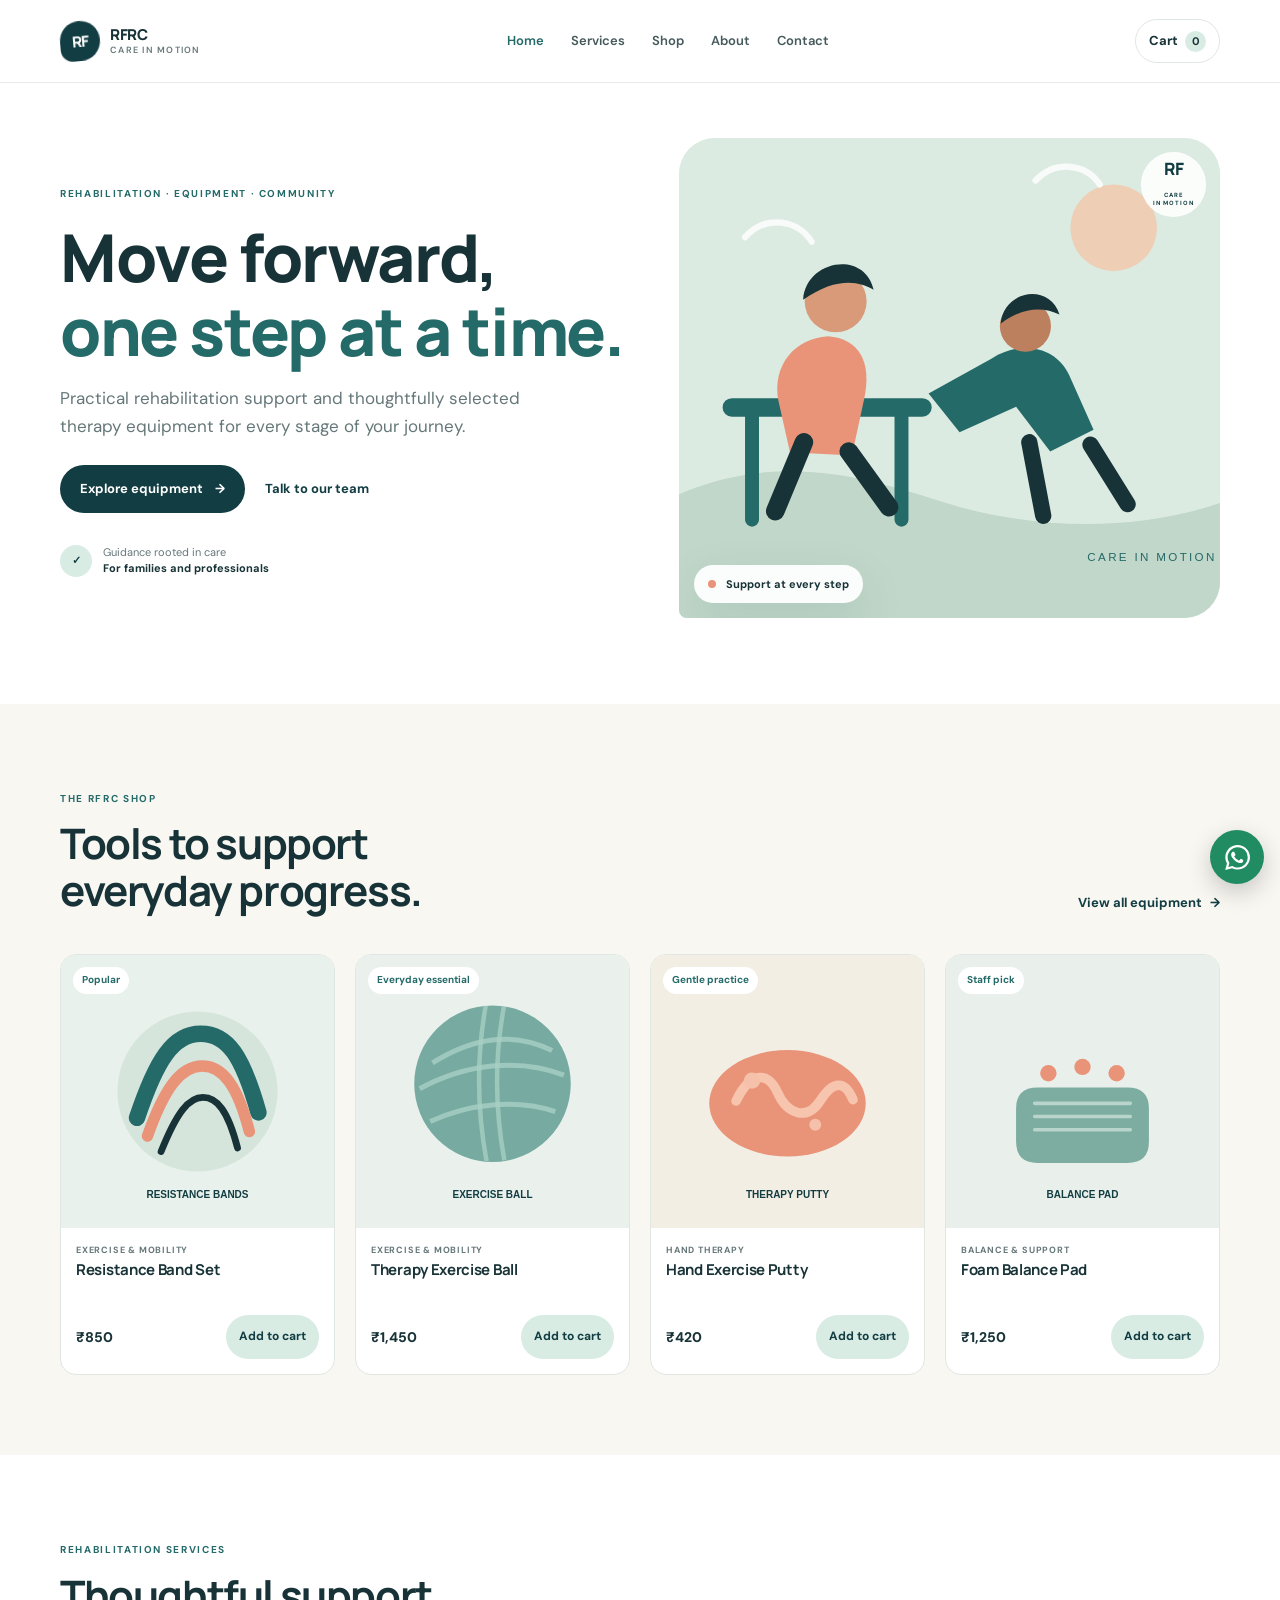
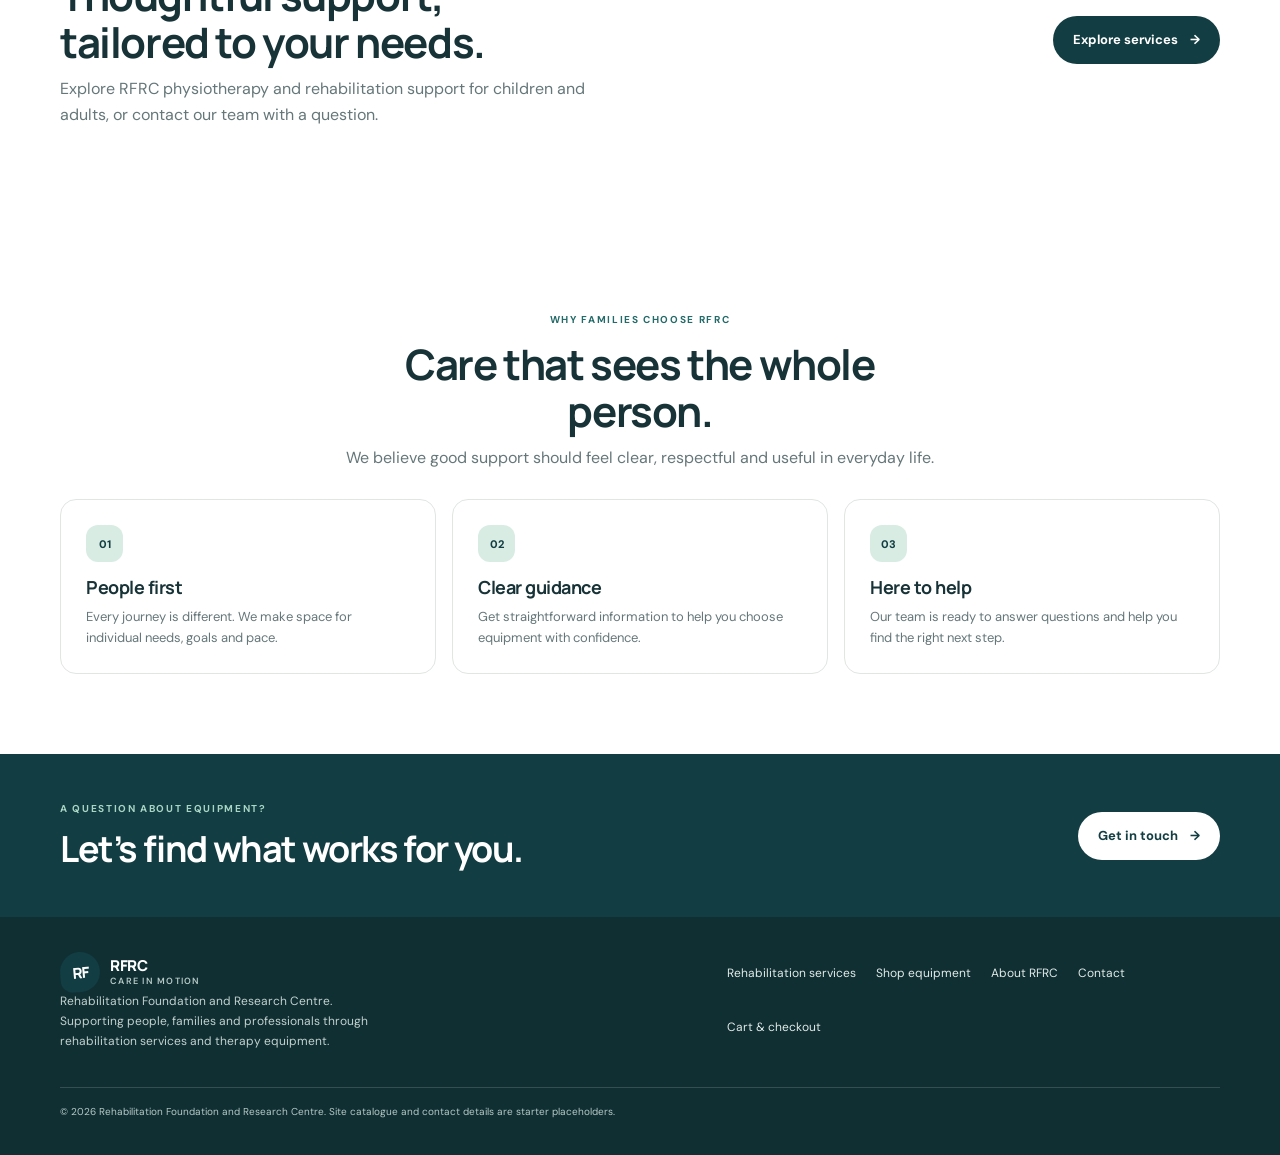
<file: index.html>
<!doctype html>
<html lang="en">
<head>
  <meta charset="utf-8">
  <meta name="viewport" content="width=device-width, initial-scale=1">
  <title>RFRC | Rehabilitation Support &amp; Therapy Equipment</title>
  <meta name="description" content="Explore rehabilitation services and carefully selected therapy equipment from Rehabilitation Foundation and Research Centre (RFRC).">
  <meta property="og:type" content="website"><meta property="og:title" content="RFRC | Rehabilitation Support &amp; Therapy Equipment"><meta property="og:description" content="Trusted rehabilitation support and practical therapy equipment for families and professionals."><meta property="og:image" content="images/rfrc-og.svg">
  <meta name="theme-color" content="#123d42">
  <link rel="preconnect" href="https://fonts.googleapis.com"><link rel="preconnect" href="https://fonts.gstatic.com" crossorigin>
  <link href="https://fonts.googleapis.com/css2?family=DM+Sans:wght@400;500;600;700&family=Manrope:wght@500;600;700;800&display=swap" rel="stylesheet">
  <link rel="stylesheet" href="css/style.css">
</head>
<body>
  <div data-site-header></div>
  <main>
    <section class="hero wrap">
      <div class="hero-copy"><span class="eyebrow">REHABILITATION · EQUIPMENT · COMMUNITY</span><h1>Move forward,<br><em>one step at a time.</em></h1><p>Practical rehabilitation support and thoughtfully selected therapy equipment for every stage of your journey.</p><div class="hero-actions"><a class="button button-primary" href="shop.html">Explore equipment <span aria-hidden="true">→</span></a><a class="text-link" href="contact.html">Talk to our team</a></div><div class="trust-note"><span class="trust-mark" aria-hidden="true">✓</span><span>Guidance rooted in care<br><strong>For families and professionals</strong></span></div></div>
      <div class="hero-art"><img src="images/hero-rehab.svg" alt="Illustration of a physiotherapist supporting a person during a rehabilitation exercise"><div class="hero-label"><span class="label-dot"></span> Support at every step</div><div class="hero-stamp" aria-hidden="true"><span>RF</span><small>CARE<br>IN MOTION</small></div></div>
    </section>
    <section class="section section-tint"><div class="wrap"><div class="section-heading"><div><span class="eyebrow">THE RFRC SHOP</span><h2>Tools to support<br>everyday progress.</h2></div><a class="text-link" href="shop.html">View all equipment <span aria-hidden="true">→</span></a></div><div class="product-grid" data-featured-products></div></div></section>
    <section class="section"><div class="wrap service-promo"><div><span class="eyebrow">REHABILITATION SERVICES</span><h2>Thoughtful support,<br>tailored to your needs.</h2><p>Explore RFRC physiotherapy and rehabilitation support for children and adults, or contact our team with a question.</p></div><a class="button button-primary" href="services.html">Explore services <span aria-hidden="true">→</span></a></div></section>
    <section class="section"><div class="wrap"><div class="center-heading"><span class="eyebrow">WHY FAMILIES CHOOSE RFRC</span><h2>Care that sees the whole person.</h2><p>We believe good support should feel clear, respectful and useful in everyday life.</p></div><div class="benefit-grid"><article class="benefit-card"><span class="benefit-icon">01</span><h3>People first</h3><p>Every journey is different. We make space for individual needs, goals and pace.</p></article><article class="benefit-card"><span class="benefit-icon">02</span><h3>Clear guidance</h3><p>Get straightforward information to help you choose equipment with confidence.</p></article><article class="benefit-card"><span class="benefit-icon">03</span><h3>Here to help</h3><p>Our team is ready to answer questions and help you find the right next step.</p></article></div></div></section>
    <section class="cta-band"><div class="wrap cta-inner"><div><span class="eyebrow">A QUESTION ABOUT EQUIPMENT?</span><h2>Let’s find what works for you.</h2></div><a class="button button-light" href="contact.html">Get in touch <span aria-hidden="true">→</span></a></div></section>
  </main>
  <div data-site-footer></div><script src="js/products.js"></script><script src="js/main.js"></script>
</body></html>
</file>
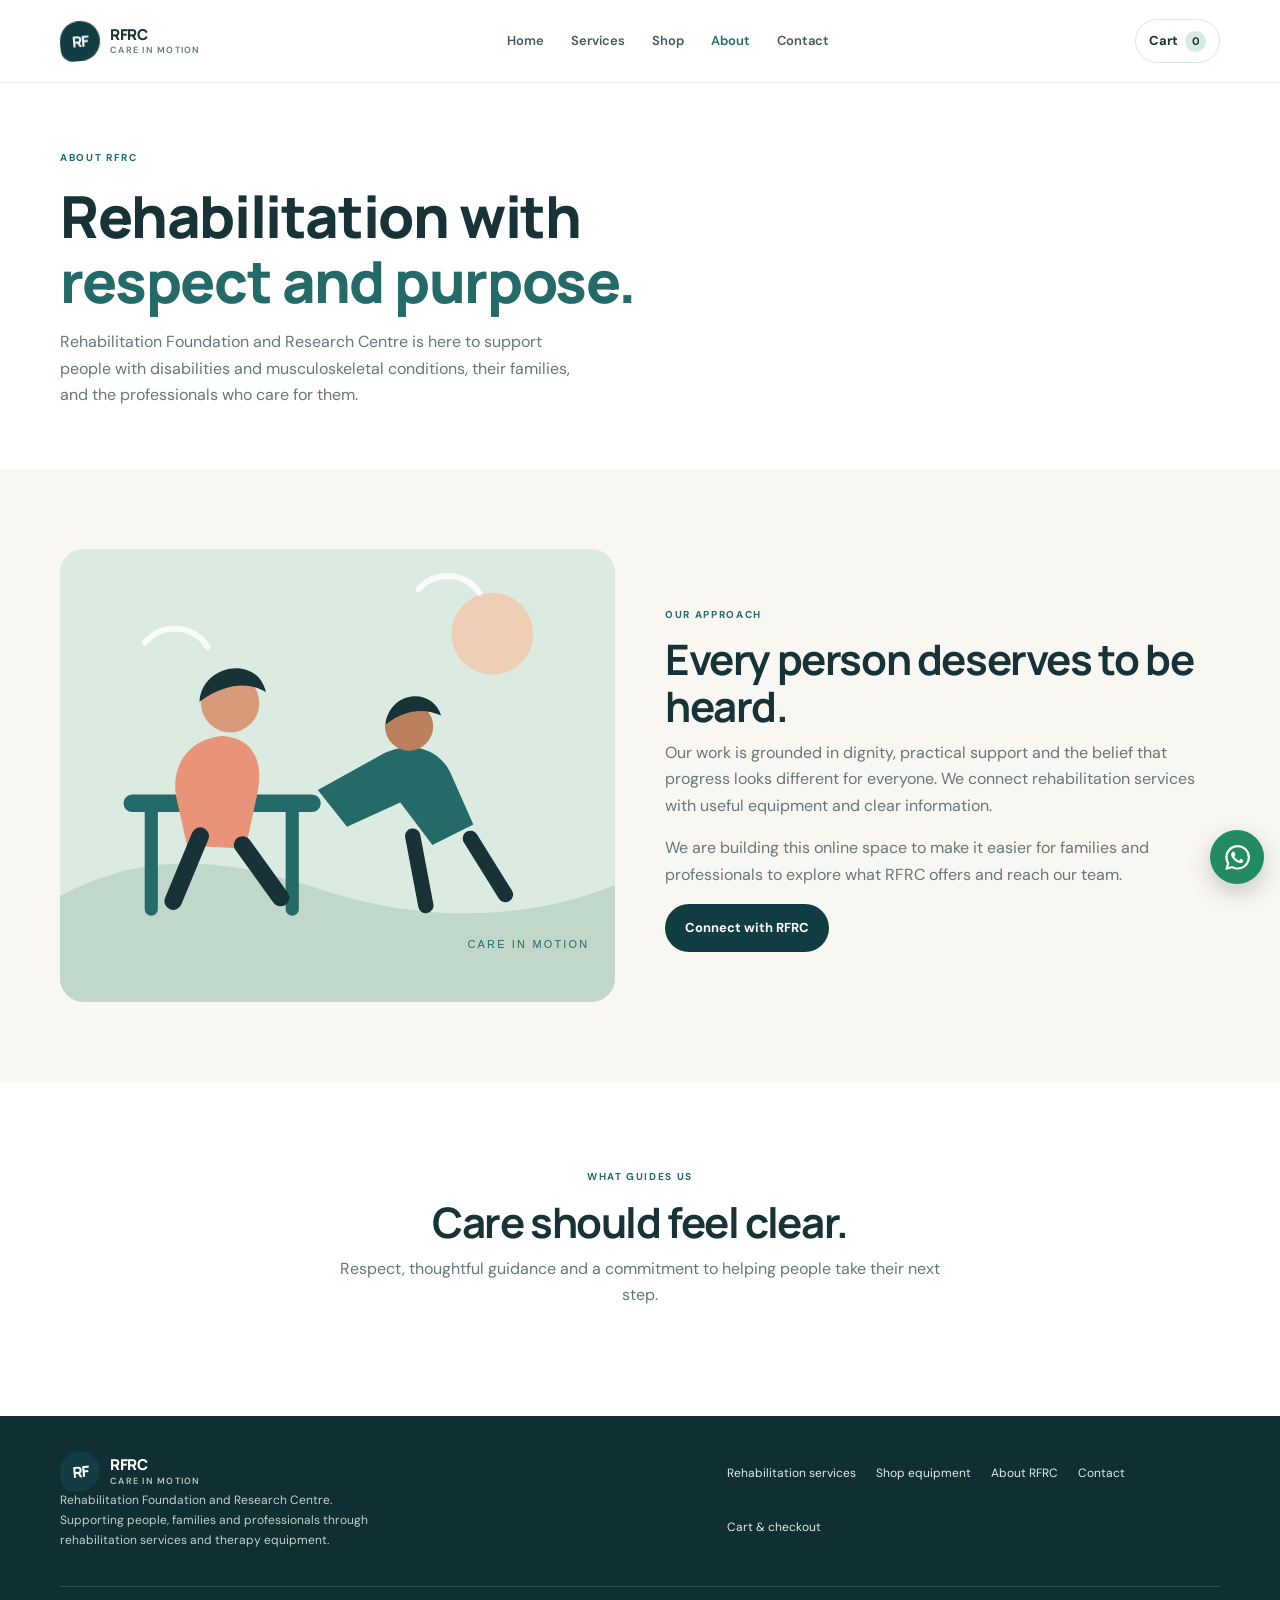
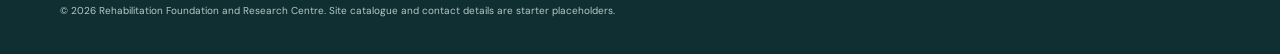
<file: about.html>
<!doctype html>
<html lang="en"><head>
  <meta charset="utf-8"><meta name="viewport" content="width=device-width, initial-scale=1">
  <title>About RFRC | Rehabilitation Foundation and Research Centre</title><meta name="description" content="Learn about Rehabilitation Foundation and Research Centre (RFRC) and its commitment to respectful rehabilitation support.">
  <meta property="og:type" content="website"><meta property="og:title" content="About RFRC | Rehabilitation Foundation and Research Centre"><meta property="og:description" content="Meet RFRC, a rehabilitation foundation supporting people, families and professionals."><meta property="og:image" content="images/rfrc-og.svg">
  <meta name="theme-color" content="#123d42"><link rel="preconnect" href="https://fonts.googleapis.com"><link rel="preconnect" href="https://fonts.gstatic.com" crossorigin><link href="https://fonts.googleapis.com/css2?family=DM+Sans:wght@400;500;600;700&family=Manrope:wght@500;600;700;800&display=swap" rel="stylesheet"><link rel="stylesheet" href="css/style.css">
</head><body><div data-site-header></div><main><section class="page-intro wrap"><span class="eyebrow">ABOUT RFRC</span><h1>Rehabilitation with<br><em>respect and purpose.</em></h1><p>Rehabilitation Foundation and Research Centre is here to support people with disabilities and musculoskeletal conditions, their families, and the professionals who care for them.</p></section><section class="section section-tint"><div class="wrap story-grid"><div class="story-art"><img src="images/hero-rehab.svg" alt="Illustration representing supportive, person-centred rehabilitation"></div><div class="story-copy"><span class="eyebrow">OUR APPROACH</span><h2>Every person deserves to be heard.</h2><p>Our work is grounded in dignity, practical support and the belief that progress looks different for everyone. We connect rehabilitation services with useful equipment and clear information.</p><p>We are building this online space to make it easier for families and professionals to explore what RFRC offers and reach our team.</p><a class="button button-primary" href="contact.html">Connect with RFRC</a></div></div></section><section class="section"><div class="wrap center-heading"><span class="eyebrow">WHAT GUIDES US</span><h2>Care should feel clear.</h2><p>Respect, thoughtful guidance and a commitment to helping people take their next step.</p></div></section></main><div data-site-footer></div><script src="js/products.js"></script><script src="js/main.js"></script></body></html>
</file>
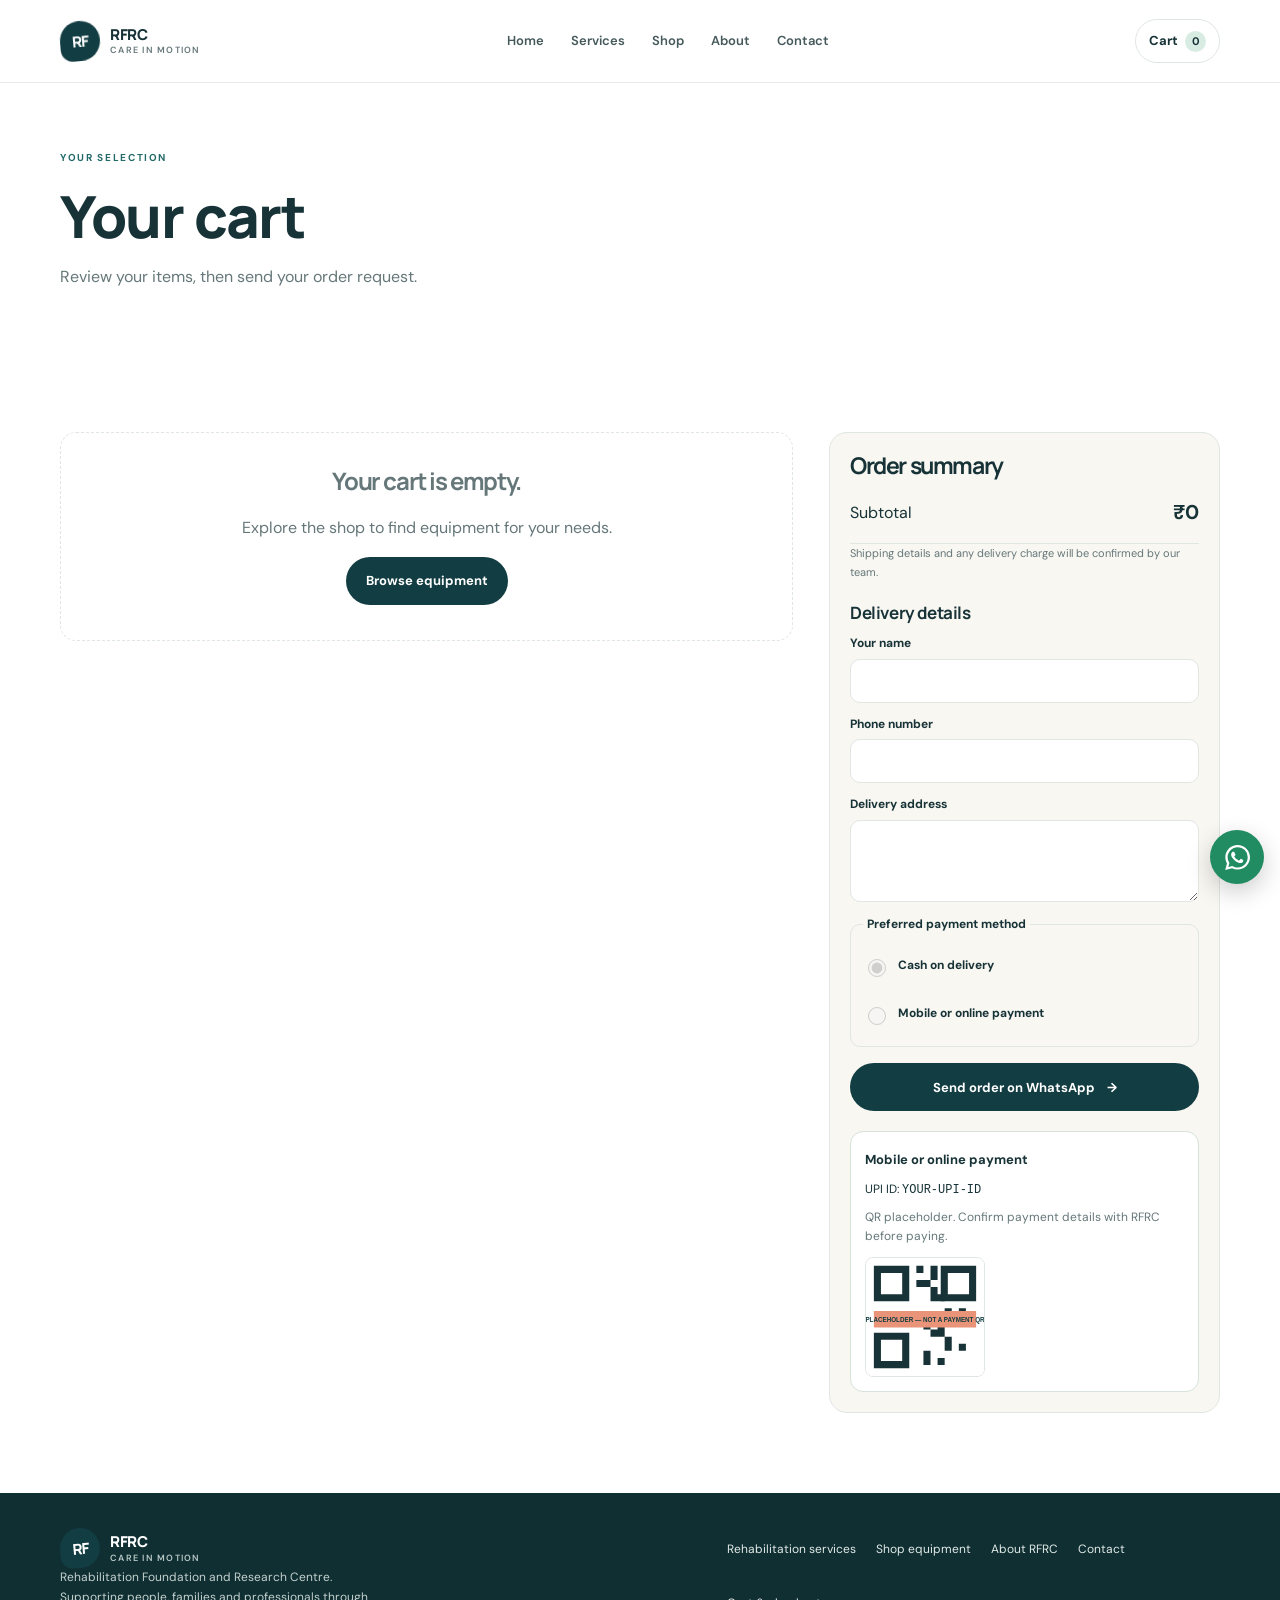
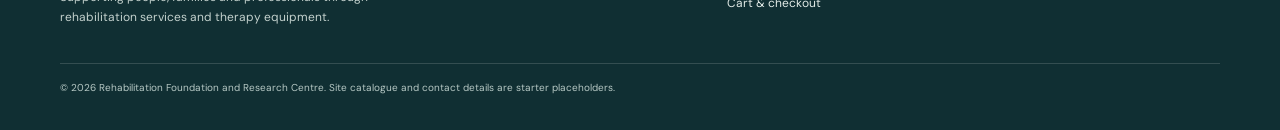
<file: cart.html>
<!doctype html>
<html lang="en"><head>
  <meta charset="utf-8"><meta name="viewport" content="width=device-width, initial-scale=1">
  <title>Your Cart &amp; Checkout | RFRC</title><meta name="description" content="Review your RFRC equipment order and send an order request through WhatsApp.">
  <meta property="og:type" content="website"><meta property="og:title" content="Your Cart &amp; Checkout | RFRC"><meta property="og:description" content="Review your equipment order and send an order request to RFRC."><meta property="og:image" content="images/rfrc-og.svg">
  <meta name="theme-color" content="#123d42"><link rel="preconnect" href="https://fonts.googleapis.com"><link rel="preconnect" href="https://fonts.gstatic.com" crossorigin><link href="https://fonts.googleapis.com/css2?family=DM+Sans:wght@400;500;600;700&family=Manrope:wght@500;600;700;800&display=swap" rel="stylesheet"><link rel="stylesheet" href="css/style.css">
</head><body><div data-site-header></div><main><section class="page-intro wrap compact-intro"><span class="eyebrow">YOUR SELECTION</span><h1>Your cart</h1><p>Review your items, then send your order request.</p></section><section class="section cart-section"><div class="wrap cart-layout"><div class="cart-items" data-cart-items></div><aside class="order-panel"><h2>Order summary</h2><div class="summary-line"><span>Subtotal</span><strong data-cart-total>₹0</strong></div><p class="fine-print">Shipping details and any delivery charge will be confirmed by our team.</p><h3>Delivery details</h3><form data-checkout-form><label>Your name<input name="name" autocomplete="name" required></label><label>Phone number<input name="phone" type="tel" autocomplete="tel" required></label><label>Delivery address<textarea name="address" rows="3" autocomplete="street-address" required></textarea></label><fieldset class="payment-options"><legend>Preferred payment method</legend><label><input type="radio" name="payment" value="Cash on delivery" checked> Cash on delivery</label><label><input type="radio" name="payment" value="Mobile or online payment"> Mobile or online payment</label></fieldset><button class="button button-primary full-button" type="submit">Send order on WhatsApp <span aria-hidden="true">→</span></button></form><div class="payment-note"><strong>Mobile or online payment</strong><p>UPI ID: <code data-upi-id>YOUR-UPI-ID</code></p><p class="fine-print">QR placeholder. Confirm payment details with RFRC before paying.</p><img src="images/upi-qr-placeholder.svg" alt="Placeholder QR code. Replace with RFRC's verified UPI payment QR code before accepting payment."></div></aside></div></section></main><div data-site-footer></div><script src="js/products.js"></script><script src="js/main.js"></script></body></html>
</file>
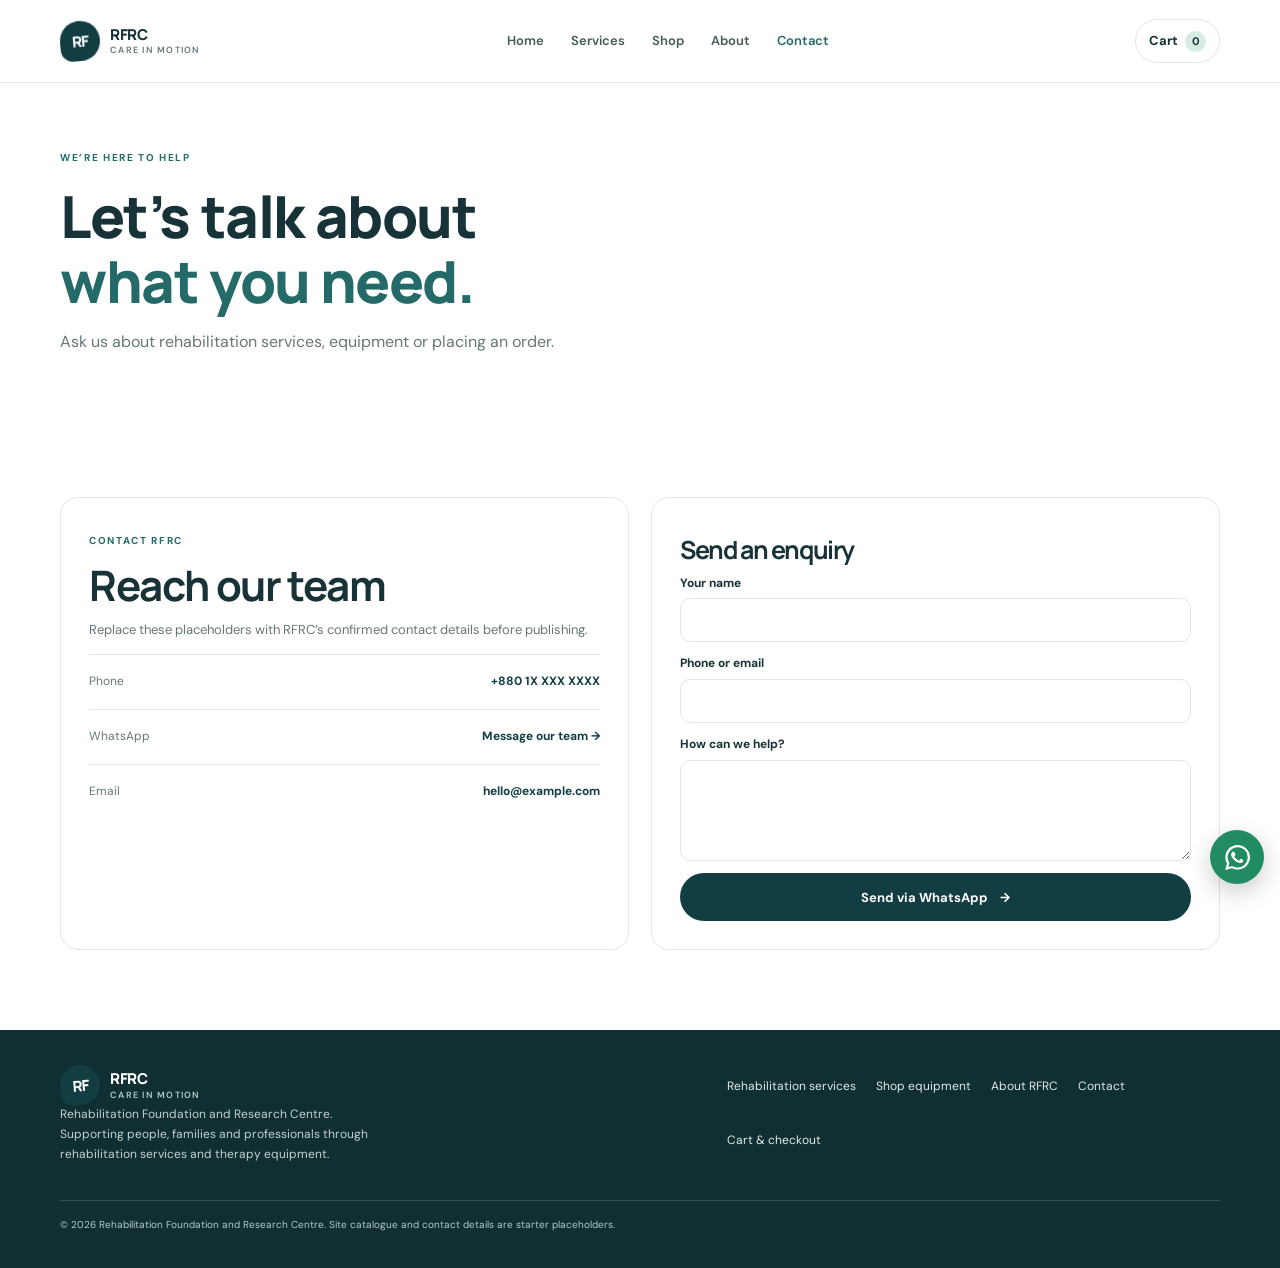
<file: contact.html>
<!doctype html>
<html lang="en"><head>
  <meta charset="utf-8"><meta name="viewport" content="width=device-width, initial-scale=1">
  <title>Contact RFRC | Talk to Our Team</title><meta name="description" content="Contact Rehabilitation Foundation and Research Centre about rehabilitation services, therapy equipment or an order.">
  <meta property="og:type" content="website"><meta property="og:title" content="Contact RFRC | Talk to Our Team"><meta property="og:description" content="Questions about rehabilitation services or equipment? Contact the RFRC team."><meta property="og:image" content="images/rfrc-og.svg">
  <meta name="theme-color" content="#123d42"><link rel="preconnect" href="https://fonts.googleapis.com"><link rel="preconnect" href="https://fonts.gstatic.com" crossorigin><link href="https://fonts.googleapis.com/css2?family=DM+Sans:wght@400;500;600;700&family=Manrope:wght@500;600;700;800&display=swap" rel="stylesheet"><link rel="stylesheet" href="css/style.css">
</head><body><div data-site-header></div><main><section class="page-intro wrap"><span class="eyebrow">WE’RE HERE TO HELP</span><h1>Let’s talk about<br><em>what you need.</em></h1><p>Ask us about rehabilitation services, equipment or placing an order.</p></section><section class="section contact-section"><div class="wrap contact-grid"><div class="contact-card"><span class="eyebrow">CONTACT RFRC</span><h2>Reach our team</h2><p>Replace these placeholders with RFRC’s confirmed contact details before publishing.</p><a class="contact-row" data-contact-phone href="tel:+8801000000000"><span>Phone</span><strong data-phone-text>+880 1X XXX XXXX</strong></a><a class="contact-row" data-contact-whatsapp href="#"><span>WhatsApp</span><strong>Message our team →</strong></a><a class="contact-row" data-contact-email href="mailto:hello@example.com"><span>Email</span><strong data-email-text>hello@example.com</strong></a></div><div class="contact-card contact-form-card"><h2>Send an enquiry</h2><form data-contact-form><label>Your name<input name="name" required autocomplete="name"></label><label>Phone or email<input name="reply" required></label><label>How can we help?<textarea name="message" required rows="4"></textarea></label><button class="button button-primary" type="submit">Send via WhatsApp <span aria-hidden="true">→</span></button></form></div></div></section></main><div data-site-footer></div><script src="js/products.js"></script><script src="js/main.js"></script></body></html>
</file>
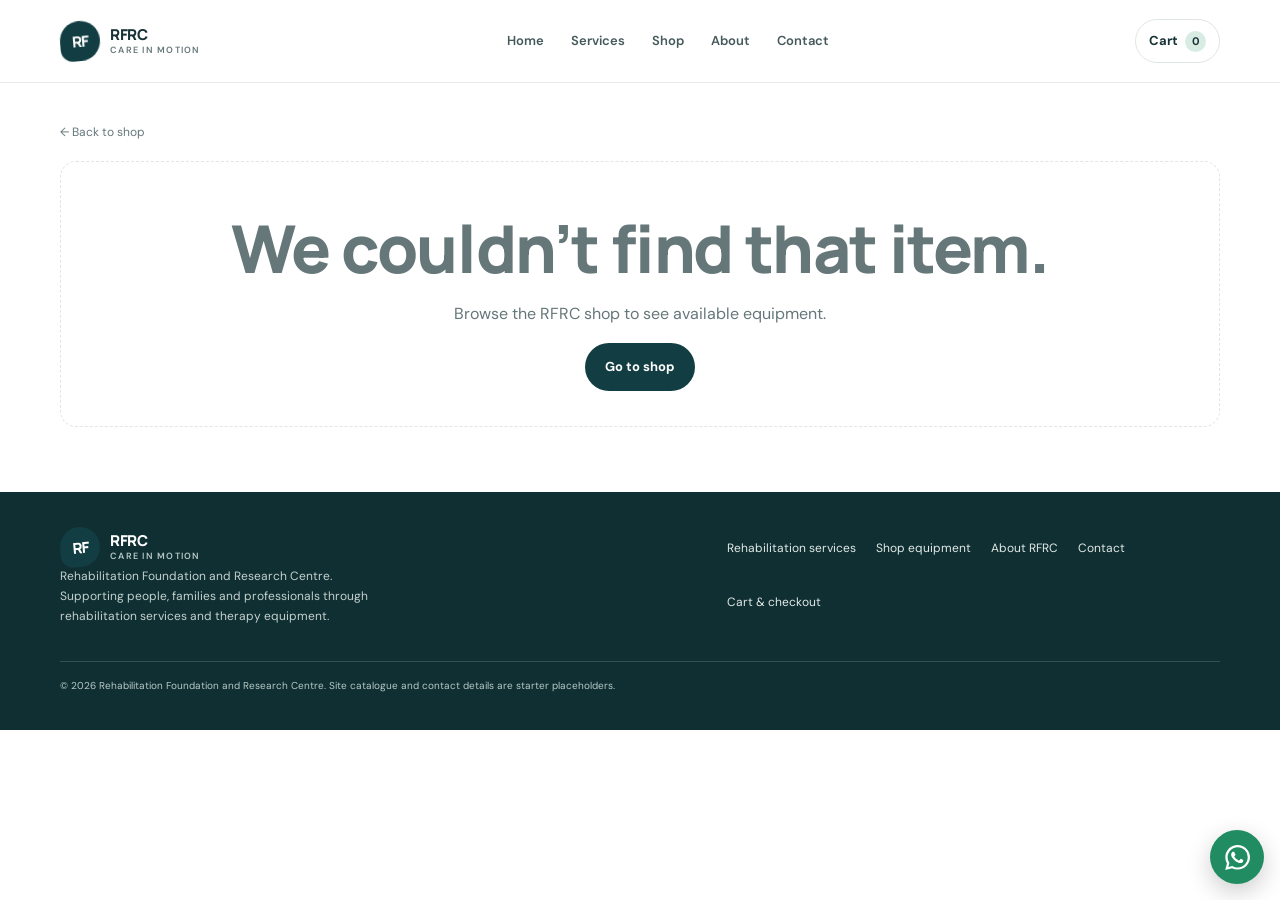
<file: product.html>
<!doctype html>
<html lang="en"><head>
  <meta charset="utf-8"><meta name="viewport" content="width=device-width, initial-scale=1">
  <title>Therapy Equipment | RFRC</title><meta name="description" content="Product details and ordering information for RFRC therapy equipment.">
  <meta property="og:type" content="product"><meta property="og:title" content="Therapy Equipment | RFRC"><meta property="og:description" content="Explore therapy and rehabilitation equipment from RFRC."><meta property="og:image" content="images/rfrc-og.svg">
  <meta name="theme-color" content="#123d42"><link rel="preconnect" href="https://fonts.googleapis.com"><link rel="preconnect" href="https://fonts.gstatic.com" crossorigin><link href="https://fonts.googleapis.com/css2?family=DM+Sans:wght@400;500;600;700&family=Manrope:wght@500;600;700;800&display=swap" rel="stylesheet"><link rel="stylesheet" href="css/style.css">
</head><body><div data-site-header></div><main><div class="wrap product-detail" data-product-detail></div></main><div data-site-footer></div><script src="js/products.js"></script><script src="js/main.js"></script></body></html>
</file>
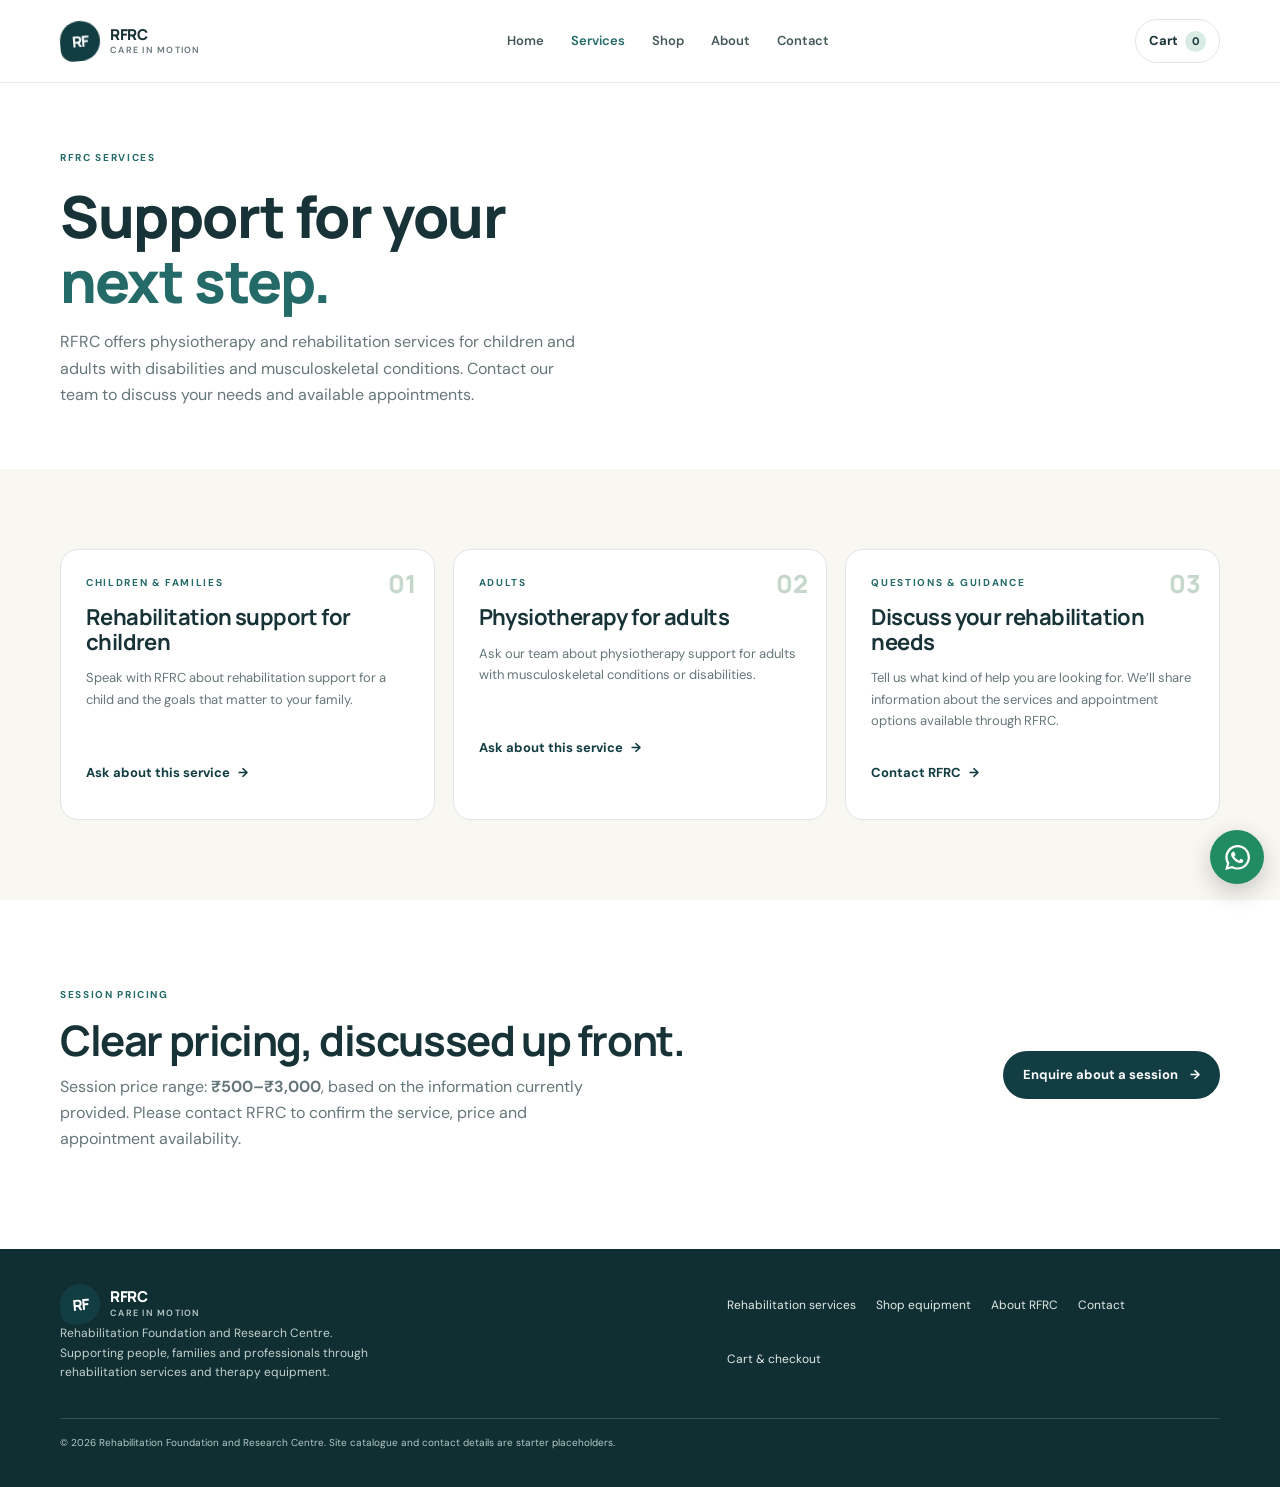
<file: services.html>
<!doctype html>
<html lang="en"><head>
  <meta charset="utf-8"><meta name="viewport" content="width=device-width, initial-scale=1">
  <title>Physiotherapy &amp; Rehabilitation Services | RFRC</title><meta name="description" content="Explore physiotherapy and rehabilitation support for children and adults from Rehabilitation Foundation and Research Centre (RFRC).">
  <meta property="og:type" content="website"><meta property="og:title" content="Physiotherapy &amp; Rehabilitation Services | RFRC"><meta property="og:description" content="Ask RFRC about rehabilitation services for children and adults."><meta property="og:image" content="images/rfrc-og.svg">
  <meta name="theme-color" content="#123d42"><link rel="preconnect" href="https://fonts.googleapis.com"><link rel="preconnect" href="https://fonts.gstatic.com" crossorigin><link href="https://fonts.googleapis.com/css2?family=DM+Sans:wght@400;500;600;700&family=Manrope:wght@500;600;700;800&display=swap" rel="stylesheet"><link rel="stylesheet" href="css/style.css">
</head><body><div data-site-header></div><main><section class="page-intro wrap"><span class="eyebrow">RFRC SERVICES</span><h1>Support for your<br><em>next step.</em></h1><p>RFRC offers physiotherapy and rehabilitation services for children and adults with disabilities and musculoskeletal conditions. Contact our team to discuss your needs and available appointments.</p></section><section class="section section-tint"><div class="wrap service-grid"><article class="service-card"><span class="service-number">01</span><span class="eyebrow">CHILDREN &amp; FAMILIES</span><h2>Rehabilitation support for children</h2><p>Speak with RFRC about rehabilitation support for a child and the goals that matter to your family.</p><a class="text-link" href="contact.html">Ask about this service <span aria-hidden="true">→</span></a></article><article class="service-card"><span class="service-number">02</span><span class="eyebrow">ADULTS</span><h2>Physiotherapy for adults</h2><p>Ask our team about physiotherapy support for adults with musculoskeletal conditions or disabilities.</p><a class="text-link" href="contact.html">Ask about this service <span aria-hidden="true">→</span></a></article><article class="service-card"><span class="service-number">03</span><span class="eyebrow">QUESTIONS &amp; GUIDANCE</span><h2>Discuss your rehabilitation needs</h2><p>Tell us what kind of help you are looking for. We’ll share information about the services and appointment options available through RFRC.</p><a class="text-link" href="contact.html">Contact RFRC <span aria-hidden="true">→</span></a></article></div></section><section class="section"><div class="wrap service-rate"><div><span class="eyebrow">SESSION PRICING</span><h2>Clear pricing, discussed up front.</h2><p>Session price range: <strong>₹500–₹3,000</strong>, based on the information currently provided. Please contact RFRC to confirm the service, price and appointment availability.</p></div><a class="button button-primary" href="contact.html">Enquire about a session <span aria-hidden="true">→</span></a></div></section></main><div data-site-footer></div><script src="js/products.js"></script><script src="js/main.js"></script></body></html>
</file>
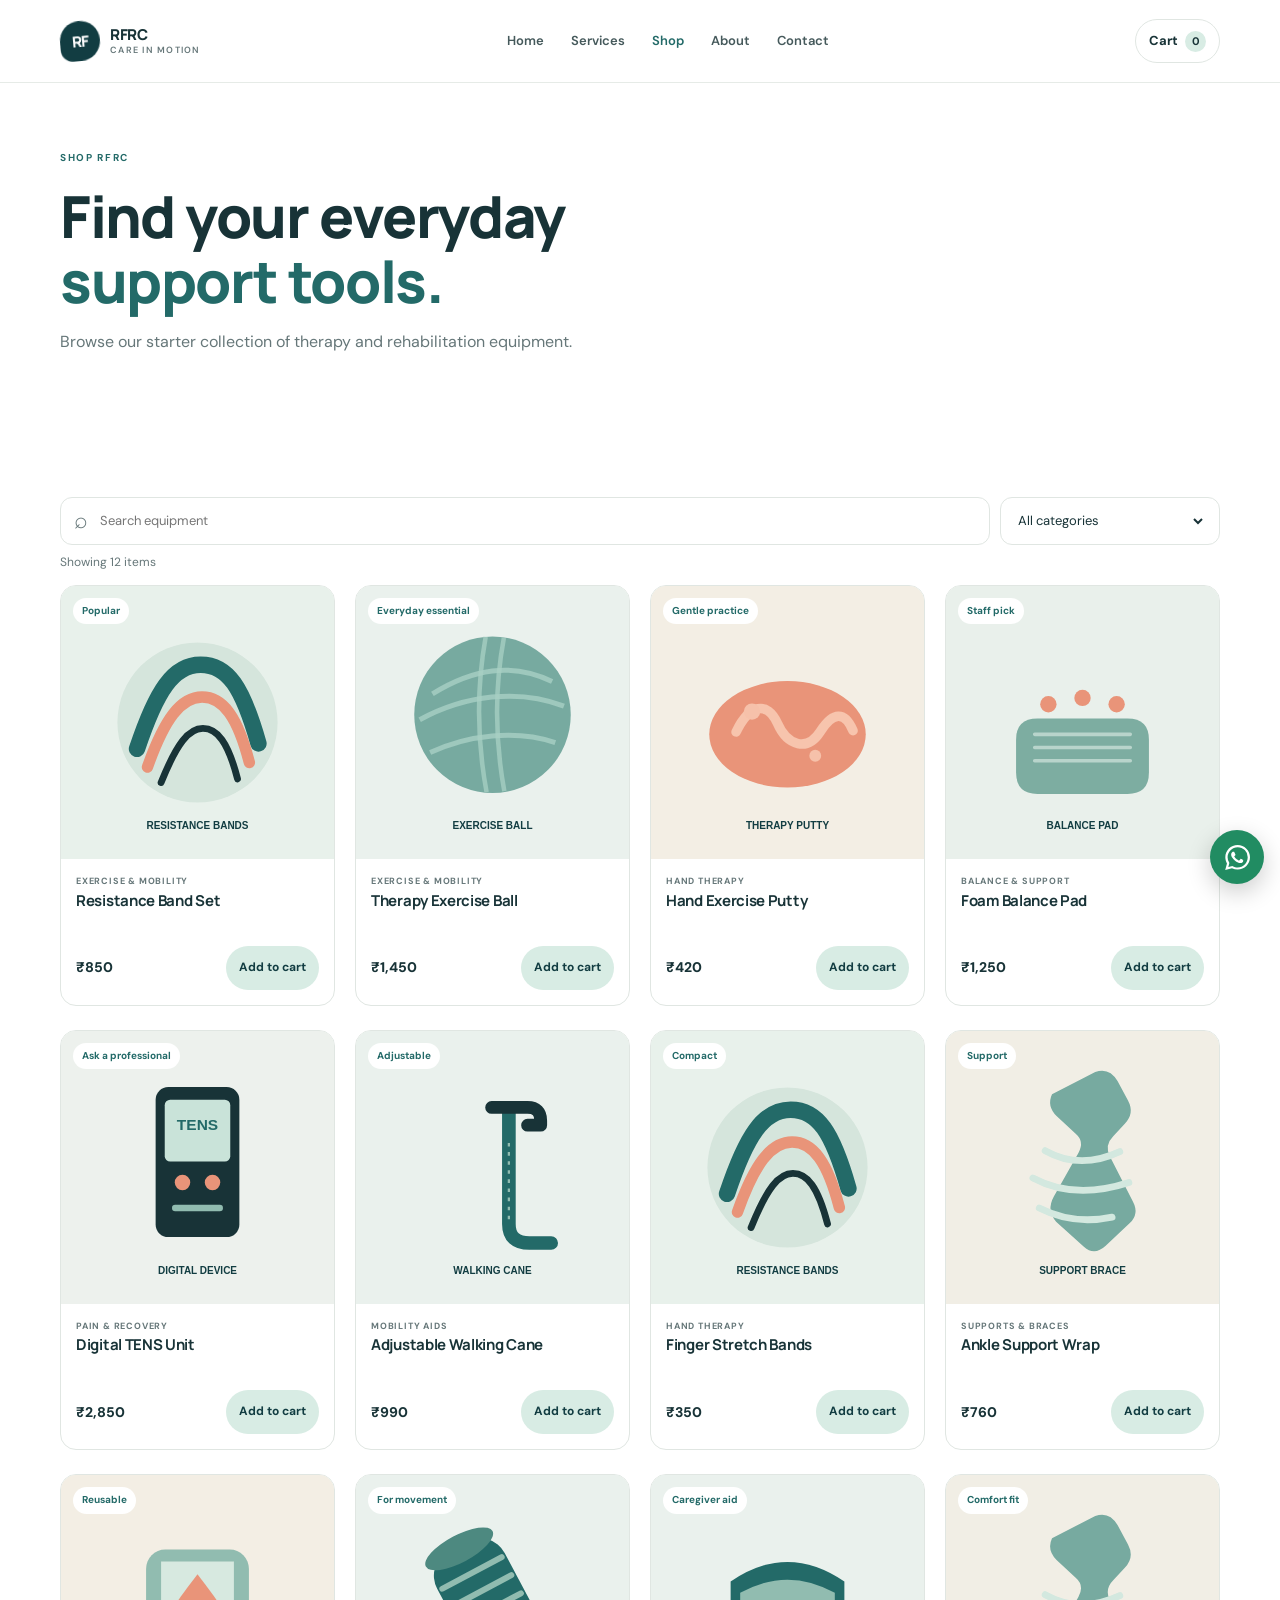
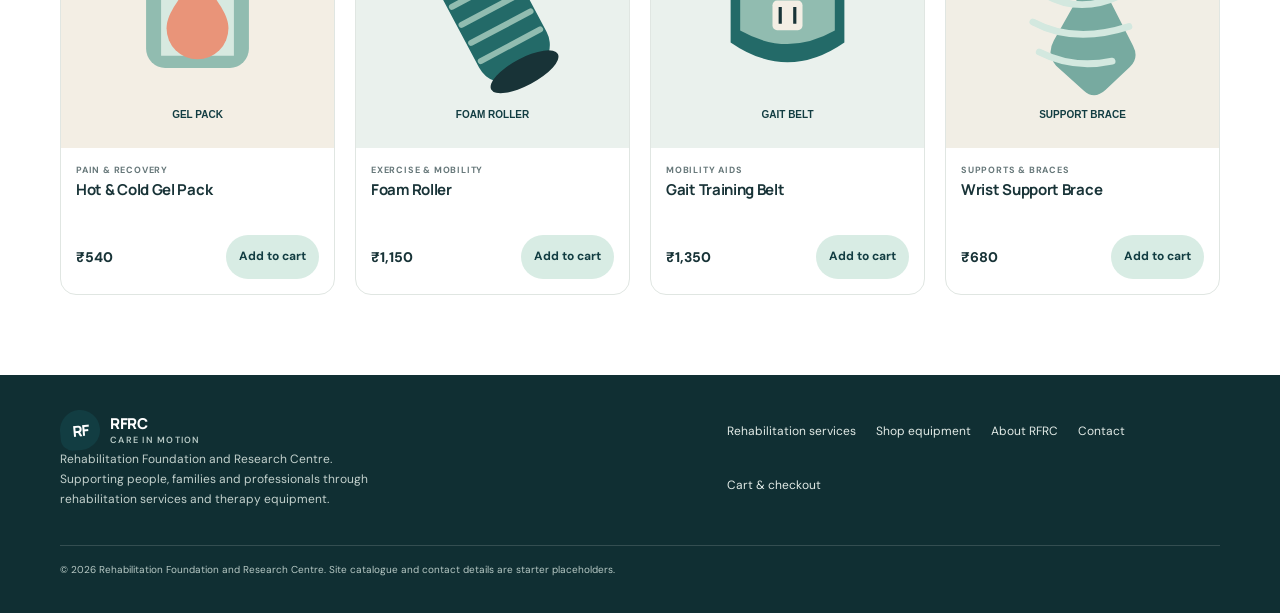
<file: shop.html>
<!doctype html>
<html lang="en"><head>
  <meta charset="utf-8"><meta name="viewport" content="width=device-width, initial-scale=1">
  <title>Shop Therapy Equipment | RFRC</title><meta name="description" content="Browse practical therapy and rehabilitation equipment selected for home, clinic and everyday use by RFRC.">
  <meta property="og:type" content="website"><meta property="og:title" content="Shop Therapy Equipment | RFRC"><meta property="og:description" content="Browse practical therapy equipment for home, clinic and everyday use."><meta property="og:image" content="images/rfrc-og.svg">
  <meta name="theme-color" content="#123d42"><link rel="preconnect" href="https://fonts.googleapis.com"><link rel="preconnect" href="https://fonts.gstatic.com" crossorigin><link href="https://fonts.googleapis.com/css2?family=DM+Sans:wght@400;500;600;700&family=Manrope:wght@500;600;700;800&display=swap" rel="stylesheet"><link rel="stylesheet" href="css/style.css">
</head><body><div data-site-header></div><main><section class="page-intro wrap"><span class="eyebrow">SHOP RFRC</span><h1>Find your everyday<br><em>support tools.</em></h1><p>Browse our starter collection of therapy and rehabilitation equipment.</p></section><section class="section shop-section"><div class="wrap"><div class="shop-controls"><label class="search-box"><span class="sr-only">Search equipment</span><span aria-hidden="true">⌕</span><input type="search" data-product-search placeholder="Search equipment"></label><label class="filter-box"><span class="sr-only">Filter by category</span><select data-category-filter><option value="all">All categories</option></select></label></div><p class="result-count" data-result-count></p><div class="product-grid" data-shop-products></div></div></section></main><div data-site-footer></div><script src="js/products.js"></script><script src="js/main.js"></script></body></html>
</file>
<file: css/style.css>
/* RFRC storefront — mobile-first styles. Edit colour tokens here to restyle the site. */
:root{--ink:#183337;--muted:#667779;--deep:#123d42;--teal:#236a68;--mint:#d8ece4;--cream:#f8f7f2;--paper:#fff;--line:#e0e6e2;--coral:#e99479;--shadow:0 18px 50px rgba(21,61,64,.11);--radius:20px;--body:'DM Sans',Arial,sans-serif;--heading:'Manrope','DM Sans',sans-serif}
*{box-sizing:border-box}html{scroll-behavior:smooth}body{margin:0;background:var(--paper);color:var(--ink);font:16px/1.65 var(--body);-webkit-font-smoothing:antialiased}img{display:block;max-width:100%}a{color:inherit;text-decoration:none}button,input,textarea,select{font:inherit}button,a,input,textarea,select{-webkit-tap-highlight-color:transparent}button:focus-visible,a:focus-visible,input:focus-visible,textarea:focus-visible,select:focus-visible{outline:3px solid var(--coral);outline-offset:3px}.wrap{width:min(1160px,calc(100% - 40px));margin-inline:auto}.sr-only{position:absolute;width:1px;height:1px;padding:0;margin:-1px;overflow:hidden;clip:rect(0,0,0,0);white-space:nowrap;border:0}
.site-header{position:sticky;top:0;z-index:20;background:rgba(255,255,255,.96);backdrop-filter:blur(14px);border-bottom:1px solid rgba(224,230,226,.8)}.header-inner{height:74px;display:flex;align-items:center;justify-content:space-between;gap:14px}.brand{display:flex;align-items:center;gap:10px;min-width:0}.brand-mark{width:40px;height:40px;border-radius:50% 50% 50% 12px;background:var(--deep);color:white;display:grid;place-items:center;font:800 15px var(--heading);letter-spacing:-1px;transform:rotate(-5deg)}.brand-name{font:800 15px/1.05 var(--heading);letter-spacing:-.3px}.brand-name small{display:block;margin-top:4px;color:var(--muted);font:600 9px/1 var(--body);letter-spacing:1.25px}.site-nav{display:none;align-items:center;gap:27px}.site-nav a{font-size:13px;font-weight:600;color:#45595b;transition:color .2s}.site-nav a:hover,.site-nav a[aria-current=page]{color:var(--teal)}.header-tools{display:flex;align-items:center;gap:9px}.cart-link{height:44px;padding:0 13px;border:1px solid var(--line);border-radius:999px;display:flex;align-items:center;gap:7px;font-size:13px;font-weight:700}.cart-count{width:21px;height:21px;display:grid;place-items:center;border-radius:50%;background:var(--mint);font-size:11px}.menu-toggle{width:44px;height:44px;border:1px solid var(--line);border-radius:50%;background:white;color:var(--deep);font-size:21px;cursor:pointer}.mobile-nav{display:none;padding:5px 20px 16px;border-top:1px solid var(--line)}.mobile-nav.is-open{display:grid}.mobile-nav a{min-height:44px;display:flex;align-items:center;font-weight:600;color:#45595b}.mobile-nav a+ a{border-top:1px solid #f0f2ef}
.hero{display:grid;gap:24px;padding-top:34px;padding-bottom:60px}.eyebrow{font-size:10px;font-weight:700;letter-spacing:1.65px;color:var(--teal)}h1,h2,h3,p{margin-top:0}h1,h2,h3{font-family:var(--heading);letter-spacing:-1.4px;line-height:1.12}h1{margin:15px 0;font-size:clamp(39px,10vw,66px);font-weight:800}h1 em,.page-intro h1 em{font-style:normal;color:var(--teal)}.hero-copy>p{max-width:480px;color:var(--muted);font-size:16px}.hero-actions{display:flex;align-items:center;gap:20px;flex-wrap:wrap;margin-top:25px}.button{min-height:48px;padding:0 20px;border:0;border-radius:999px;display:inline-flex;align-items:center;justify-content:center;gap:12px;font-size:13px;font-weight:700;cursor:pointer;transition:transform .2s,background .2s,box-shadow .2s}.button:hover{transform:translateY(-2px);box-shadow:0 8px 22px rgba(18,61,66,.14)}.button-primary{background:var(--deep);color:#fff}.button-primary:hover{background:#1b5357}.button-light{background:#fff;color:var(--deep)}.text-link{min-height:44px;display:inline-flex;align-items:center;gap:8px;font-size:13px;font-weight:700;color:var(--deep)}.text-link:hover{color:var(--teal)}.trust-note{display:flex;align-items:center;gap:11px;margin-top:32px;color:var(--muted);font-size:11px;line-height:1.4}.trust-note strong{color:var(--ink)}.trust-mark{width:32px;height:32px;display:grid;place-items:center;border-radius:50%;background:var(--mint);color:var(--deep);font-weight:800}.hero-art{position:relative;min-height:295px;border-radius:30px 30px 30px 8px;background:#e5f0e9;overflow:hidden}.hero-art>img{width:100%;height:100%;min-height:295px;object-fit:cover}.hero-label{position:absolute;left:15px;bottom:15px;padding:10px 14px;border-radius:999px;background:rgba(255,255,255,.94);box-shadow:var(--shadow);font-size:11px;font-weight:700}.label-dot{display:inline-block;width:8px;height:8px;border-radius:50%;background:var(--coral);margin-right:7px}.hero-stamp{position:absolute;top:14px;right:14px;width:65px;height:65px;border:1px solid rgba(255,255,255,.8);border-radius:50%;background:rgba(255,255,255,.87);display:grid;place-items:center;text-align:center;color:var(--deep)}.hero-stamp span{font:800 17px/.9 var(--heading)}.hero-stamp small{font:700 6px/1.3 var(--body);letter-spacing:1px}
.section{padding:65px 0}.section-tint{background:var(--cream)}.section-heading{display:flex;flex-direction:column;align-items:flex-start;gap:15px;margin-bottom:25px}.section-heading h2,.center-heading h2,.cta-inner h2,.story-copy h2,.contact-card h2{font-size:clamp(28px,7vw,42px);margin:10px 0}.product-grid{display:grid;grid-template-columns:repeat(2,minmax(0,1fr));gap:13px}.product-card{min-width:0;background:white;border:1px solid var(--line);border-radius:16px;overflow:hidden;transition:transform .2s,box-shadow .2s}.product-card:hover{transform:translateY(-4px);box-shadow:var(--shadow)}.product-image{position:relative;display:block;aspect-ratio:1/1;background:#edf3ef;overflow:hidden}.product-image img{width:100%;height:100%;object-fit:cover;transition:transform .35s}.product-card:hover .product-image img{transform:scale(1.04)}.product-tag{position:absolute;top:9px;left:9px;padding:5px 9px;border-radius:999px;background:#fff;font-size:9px;font-weight:700;color:var(--teal)}.product-info{padding:12px}.product-category{margin:0 0 4px;color:var(--muted);font-size:9px;font-weight:700;letter-spacing:.8px;text-transform:uppercase}.product-info h3{min-height:40px;margin:0 0 8px;font-size:14px;letter-spacing:-.3px}.product-bottom{display:flex;align-items:center;justify-content:space-between;gap:4px}.product-price{font-size:13px;font-weight:800}.add-button{min-height:44px;padding:0 10px;border:0;border-radius:999px;background:var(--mint);color:var(--deep);font-size:11px;font-weight:700;cursor:pointer}.add-button:hover{background:#c6e2d6}.center-heading{max-width:620px;margin:0 auto 28px;text-align:center}.center-heading p,.section-heading p{color:var(--muted)}.benefit-grid{display:grid;gap:12px}.benefit-card{padding:23px 20px;border:1px solid var(--line);border-radius:16px}.benefit-icon{display:inline-grid;place-items:center;width:37px;height:37px;border-radius:12px;background:var(--mint);font-size:11px;font-weight:800;color:var(--deep)}.benefit-card h3{margin:15px 0 8px;font-size:18px;letter-spacing:-.5px}.benefit-card p{margin-bottom:0;color:var(--muted);font-size:13px}.cta-band{padding:40px 0;background:var(--deep);color:#fff}.cta-inner{display:flex;flex-direction:column;align-items:flex-start;gap:12px}.cta-inner .eyebrow{color:#a9d5c5}.cta-inner h2{margin:8px 0;font-size:clamp(25px,6vw,36px)}
.page-intro{padding:45px 0 35px}.page-intro h1{font-size:clamp(37px,9vw,58px)}.page-intro p{max-width:530px;color:var(--muted)}.compact-intro{padding-bottom:10px}.shop-section{padding-top:15px}.shop-controls{display:flex;flex-direction:column;gap:10px;margin-bottom:8px}.search-box,.filter-box{height:48px;display:flex;align-items:center;gap:10px;padding:0 13px;border:1px solid var(--line);border-radius:12px;background:white;color:var(--muted)}.search-box>span{font-size:23px}.search-box input,.filter-box select{width:100%;height:100%;border:0;outline:none;background:transparent;color:var(--ink);font-size:13px}.result-count{min-height:20px;color:var(--muted);font-size:12px}.empty-state{grid-column:1/-1;padding:35px 20px;border:1px dashed var(--line);border-radius:16px;text-align:center;color:var(--muted)}
.product-detail{padding-top:28px;padding-bottom:65px}.breadcrumbs{margin:0 0 18px;color:var(--muted);font-size:12px}.product-detail-grid{display:grid;gap:24px}.detail-image{border-radius:22px;overflow:hidden;background:#edf3ef}.detail-image img{width:100%;aspect-ratio:1/1;object-fit:cover}.detail-copy .product-category{font-size:10px}.detail-copy h1{font-size:clamp(32px,8vw,48px)}.detail-price{font-size:22px;font-weight:800}.detail-description{color:var(--muted)}.detail-list{padding-left:20px;color:var(--muted);font-size:14px}.detail-controls{display:flex;align-items:center;gap:12px;margin-top:22px}.qty-input{width:70px;height:48px;padding:0 10px;border:1px solid var(--line);border-radius:10px}.detail-note{margin-top:15px;color:var(--muted);font-size:11px}
.cart-layout{display:grid;gap:24px}.cart-items{display:grid;align-content:start;gap:12px}.cart-row{display:grid;grid-template-columns:75px 1fr;gap:12px;padding:12px;border:1px solid var(--line);border-radius:16px}.cart-row>img{width:75px;height:75px;border-radius:11px;object-fit:cover;background:#edf3ef}.cart-row h3{margin:0 0 5px;font-size:14px;letter-spacing:-.3px}.cart-row-price{margin:0 0 7px;font-size:12px;font-weight:700}.cart-row-controls{grid-column:1/-1;display:flex;align-items:center;justify-content:space-between}.qty-controls{display:flex;align-items:center;gap:10px}.qty-controls button{width:44px;height:44px;border:1px solid var(--line);border-radius:50%;background:white;cursor:pointer}.remove-button{min-height:44px;padding:0 8px;border:0;background:none;color:#a45444;font-size:12px;font-weight:700;cursor:pointer}.order-panel{padding:20px;border:1px solid var(--line);border-radius:18px;background:var(--cream)}.order-panel h2{margin:0 0 18px;font-size:23px}.order-panel h3{margin:22px 0 12px;font-size:17px;letter-spacing:-.4px}.summary-line{display:flex;justify-content:space-between;align-items:center;padding:0 0 14px;border-bottom:1px solid var(--line)}.summary-line strong{font-size:20px}.fine-print{color:var(--muted);font-size:11px}.order-panel form,.contact-form-card form{display:grid;gap:12px}.order-panel label,.contact-form-card label{display:grid;gap:5px;font-size:12px;font-weight:700}.order-panel input,.order-panel textarea,.contact-form-card input,.contact-form-card textarea{width:100%;min-height:44px;padding:10px 12px;border:1px solid var(--line);border-radius:10px;background:white;color:var(--ink)}.full-button{width:100%;padding-inline:11px}.payment-note{margin-top:20px;padding:14px;border:1px solid #d6e2da;border-radius:13px;background:#fff}.payment-note>strong{font-size:13px}.payment-note p{margin:7px 0;font-size:12px}.payment-note img{width:120px;height:120px;margin-top:10px;border:1px solid var(--line);border-radius:8px}
.story-grid{display:grid;gap:25px;align-items:center}.story-art{overflow:hidden;border-radius:24px;background:#e5f0e9}.story-copy p{color:var(--muted)}.contact-grid{display:grid;gap:14px}.contact-card{padding:21px;border:1px solid var(--line);border-radius:18px}.contact-card>p{color:var(--muted);font-size:13px}.contact-row{display:flex;align-items:center;justify-content:space-between;gap:12px;min-height:55px;border-top:1px solid var(--line);font-size:12px}.contact-row span{color:var(--muted)}.contact-row strong{color:var(--deep);text-align:right}.contact-form-card h2{font-size:25px}
.site-footer{padding:35px 0 90px;background:#102f33;color:#fff}.footer-grid{display:grid;gap:25px}.footer-brand .brand-name{color:white}.footer-brand .brand-name small{color:#b7c9c5}.footer-copy{max-width:310px;color:#c3d1cd;font-size:12px}.footer-links{display:flex;flex-wrap:wrap;gap:10px 20px}.footer-links a{min-height:44px;display:inline-flex;align-items:center;color:#e1eae6;font-size:12px}.footer-bottom{margin-top:23px;padding-top:16px;border-top:1px solid rgba(255,255,255,.15);color:#b7c9c5;font-size:10px}.whatsapp-float{position:fixed;right:16px;bottom:16px;z-index:19;width:54px;height:54px;display:grid;place-items:center;border-radius:50%;background:#218c62;color:white;box-shadow:0 8px 24px rgba(0,0,0,.2);transition:transform .2s}.whatsapp-float:hover{transform:translateY(-3px)}.whatsapp-float svg{width:25px;height:25px;fill:currentColor}
.site-toast{position:fixed;left:50%;bottom:82px;z-index:30;max-width:calc(100% - 32px);padding:12px 18px;border-radius:999px;background:var(--deep);color:#fff;font-size:13px;box-shadow:var(--shadow);opacity:0;transform:translate(-50%,8px);pointer-events:none;transition:opacity .2s,transform .2s}.site-toast.is-visible{opacity:1;transform:translate(-50%,0)}
.service-promo,.service-rate{display:flex;flex-direction:column;align-items:flex-start;gap:12px}.service-promo h2,.service-rate h2{margin:10px 0;font-size:clamp(28px,7vw,42px)}.service-promo p,.service-rate p{max-width:550px;color:var(--muted)}.service-grid{display:grid;gap:14px}.service-card{position:relative;padding:22px;border:1px solid var(--line);border-radius:18px;background:#fff}.service-number{position:absolute;right:18px;top:16px;color:#c6d8ce;font:800 25px var(--heading)}.service-card .eyebrow{display:block;padding-right:40px}.service-card h2{margin:13px 0;font-size:22px;letter-spacing:-.6px}.service-card p{min-height:70px;color:var(--muted);font-size:13px}
.payment-options{display:grid;gap:4px;margin:1px 0 4px;padding:10px 12px;border:1px solid var(--line);border-radius:10px}.payment-options legend{padding:0 4px;font-size:12px;font-weight:700}.payment-options label{min-height:44px;display:flex;align-items:center;gap:9px}.payment-options input{width:18px;height:18px;min-height:0;accent-color:var(--teal)}
@media(min-width:600px){.wrap{width:min(1160px,calc(100% - 64px))}.hero{padding-top:52px;padding-bottom:75px}.hero-art,.hero-art>img{min-height:380px}.section{padding:80px 0}.section-heading{flex-direction:row;align-items:end;justify-content:space-between;margin-bottom:30px}.product-grid{grid-template-columns:repeat(3,minmax(0,1fr));gap:18px}.product-info{padding:15px}.product-info h3{min-height:45px;font-size:15px}.product-price{font-size:14px}.add-button{min-height:44px;padding:0 13px;font-size:12px}.product-tag{top:12px;left:12px;font-size:10px}.benefit-grid{grid-template-columns:repeat(3,1fr);gap:16px}.benefit-card{padding:25px}.cta-inner{flex-direction:row;align-items:center;justify-content:space-between}.page-intro{padding:60px 0 45px}.shop-controls{flex-direction:row}.search-box{flex:1}.filter-box{width:220px}.product-detail-grid{grid-template-columns:1fr 1fr;gap:42px;align-items:start}.detail-image img{aspect-ratio:4/4.3}.cart-layout{grid-template-columns:minmax(0,1.4fr) minmax(300px,.8fr);align-items:start}.cart-row{grid-template-columns:90px 1fr auto;align-items:center}.cart-row>img{width:90px;height:90px;grid-row:span 2}.cart-row-controls{grid-column:auto;grid-row:1/3;flex-direction:column;align-items:flex-end}.qty-controls button{width:44px;height:44px}.story-grid{grid-template-columns:1fr 1fr;gap:50px}.contact-grid{grid-template-columns:1fr 1fr;gap:22px}.contact-card{padding:28px}.footer-grid{grid-template-columns:1.3fr 1fr;align-items:start}.site-footer{padding-bottom:35px}}
@media(min-width:600px){.service-promo,.service-rate{flex-direction:row;align-items:center;justify-content:space-between}.service-grid{grid-template-columns:repeat(2,1fr);gap:18px}.service-card{padding:25px}}
@media(min-width:900px){.menu-toggle,.mobile-nav{display:none!important}.site-nav{display:flex}.header-inner{height:82px}.hero{grid-template-columns:1.03fr .97fr;align-items:center;gap:45px;padding-top:55px;padding-bottom:86px}.hero-art,.hero-art>img{min-height:480px}.hero-art{border-radius:36px 36px 36px 8px}.hero-copy>p{font-size:17px}.product-grid{grid-template-columns:repeat(4,minmax(0,1fr));gap:20px}.shop-section .product-grid{row-gap:24px}.product-detail{padding-top:40px}.cart-layout{grid-template-columns:minmax(0,1.5fr) minmax(350px,.8fr);gap:36px}}
@media(min-width:900px){.service-grid{grid-template-columns:repeat(3,1fr)}}
@media(prefers-reduced-motion:reduce){*,*::before,*::after{scroll-behavior:auto!important;transition:none!important}}
</file>
